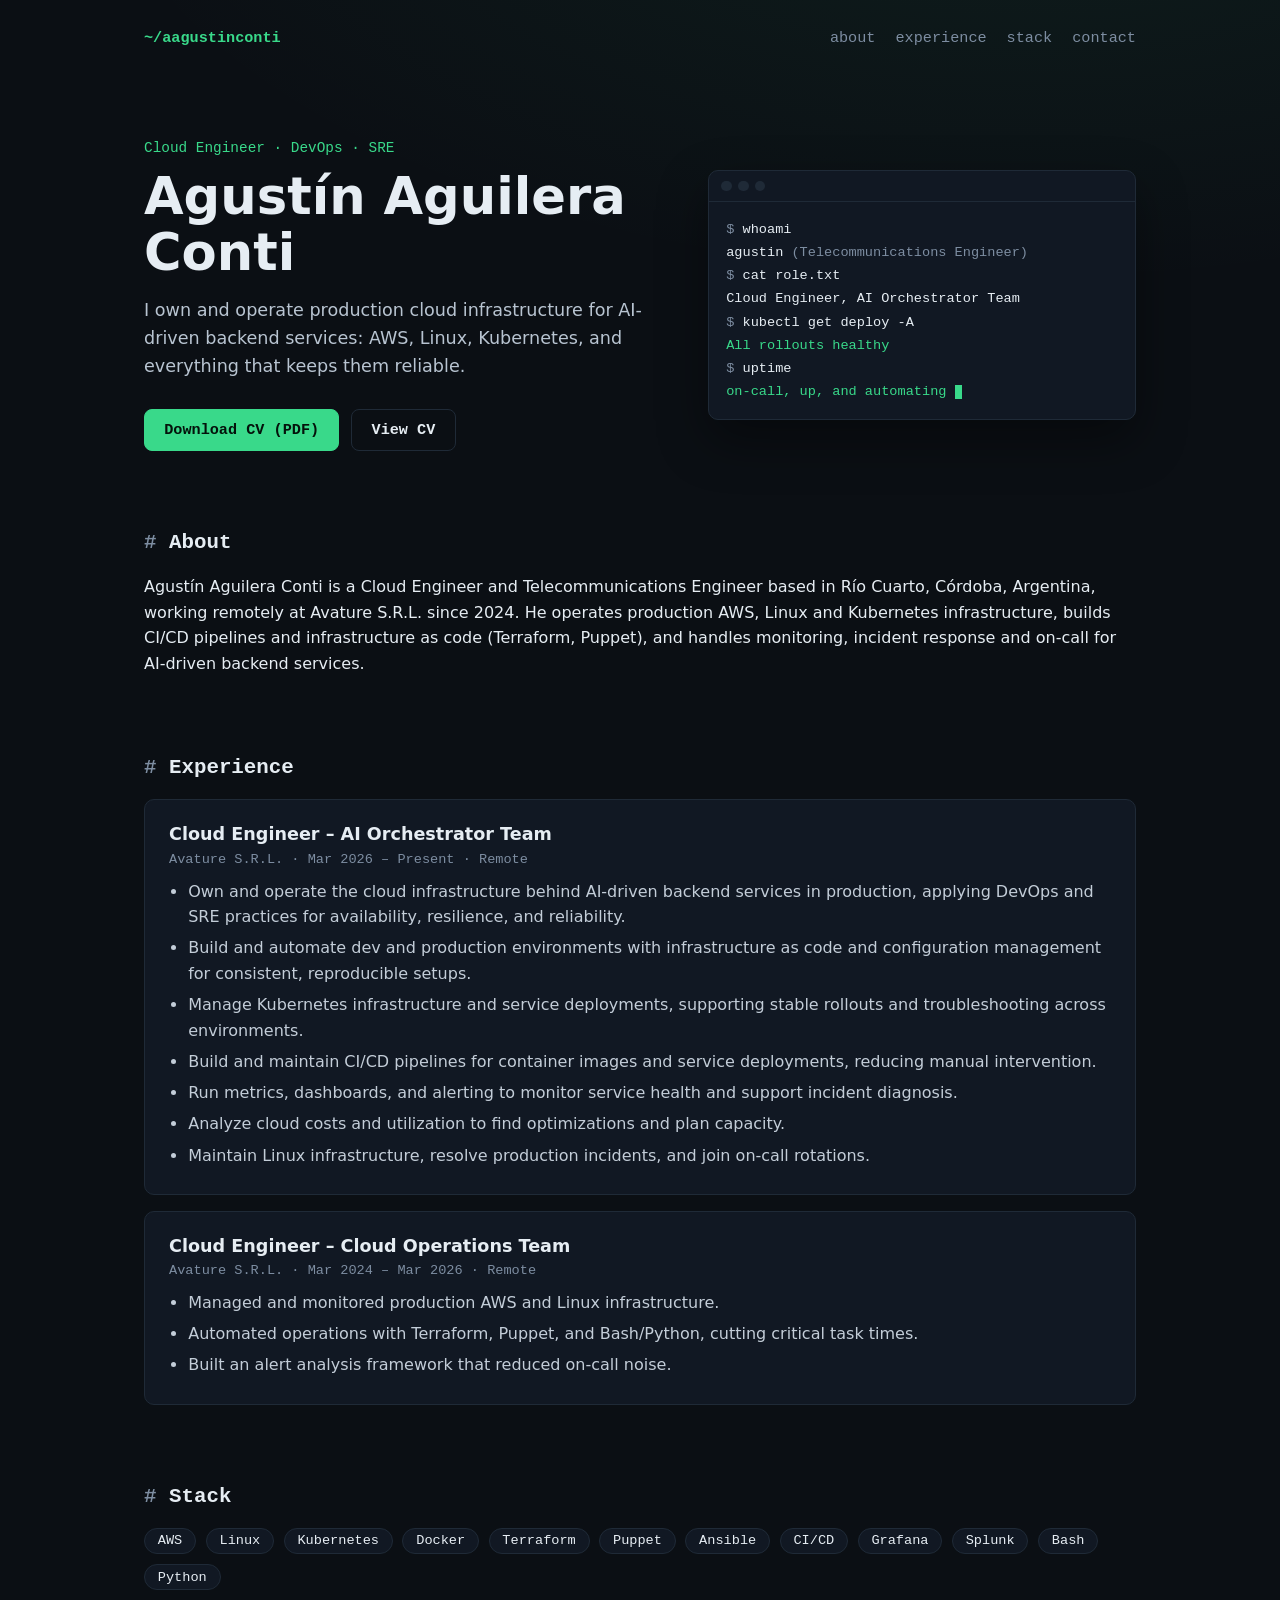
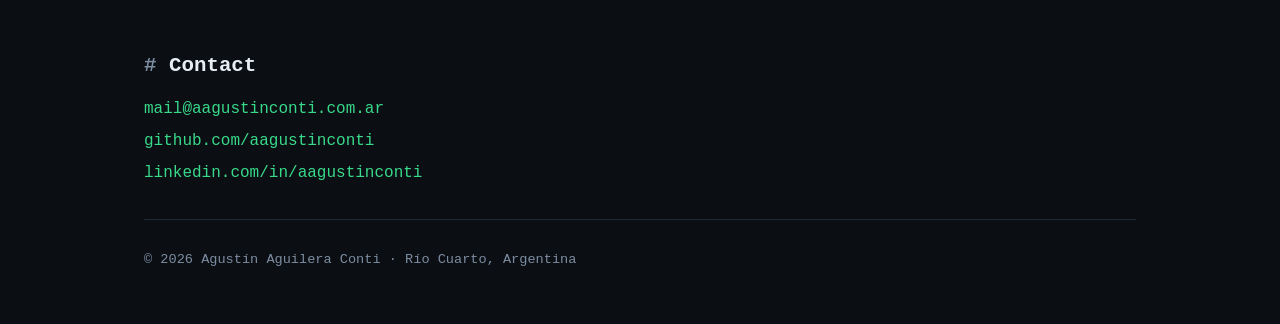
<file: site/index.html>
<!DOCTYPE html>
<html lang="en">
<head>
  <meta charset="utf-8">
  <meta name="viewport" content="width=device-width, initial-scale=1">
  <title>Agustín Aguilera Conti – Cloud Engineer</title>
  <meta name="description" content="Cloud Engineer running production AWS, Linux and Kubernetes infrastructure for AI-driven backend services.">
  <meta name="theme-color" content="#0b0f14">
  <link rel="canonical" href="https://aagustinconti.com.ar/">
  <meta property="og:type" content="profile">
  <meta property="og:title" content="Agustín Aguilera Conti – Cloud Engineer">
  <meta property="og:description" content="Cloud Engineer running production AWS, Linux and Kubernetes infrastructure for AI-driven backend services.">
  <meta property="og:url" content="https://aagustinconti.com.ar/">
  <meta property="og:image" content="https://aagustinconti.com.ar/assets/avatar.jpg">
  <meta name="twitter:card" content="summary">
  <script type="application/ld+json">
  {
    "@context": "https://schema.org",
    "@type": "Person",
    "name": "Agustín Aguilera Conti",
    "url": "https://aagustinconti.com.ar/",
    "image": "https://aagustinconti.com.ar/assets/avatar.jpg",
    "jobTitle": "Cloud Engineer",
    "worksFor": { "@type": "Organization", "name": "Avature S.R.L." },
    "alumniOf": { "@type": "CollegeOrUniversity", "name": "Universidad Nacional de Río Cuarto" },
    "address": { "@type": "PostalAddress", "addressLocality": "Río Cuarto", "addressRegion": "Córdoba", "addressCountry": "AR" },
    "email": "mailto:mail@aagustinconti.com.ar",
    "knowsAbout": ["AWS", "Linux", "Kubernetes", "Terraform", "Puppet", "Docker", "CI/CD", "DevOps", "Site Reliability Engineering", "Infrastructure as Code"],
    "sameAs": ["https://github.com/aagustinconti", "https://linkedin.com/in/aagustinconti"]
  }
  </script>
  <link rel="icon" href="favicon.ico">
  <link rel="stylesheet" href="css/style.css">
  <script async src="https://www.googletagmanager.com/gtag/js?id=G-2BZBDP00MX"></script>
  <script>
    window.dataLayer = window.dataLayer || [];
    function gtag(){dataLayer.push(arguments);}
    gtag('js', new Date());
    gtag('config', 'G-2BZBDP00MX');
  </script>
</head>
<body>
  <header class="topbar">
    <a class="brand" href="#top">~/aagustinconti</a>
    <nav>
      <a href="#about">about</a>
      <a href="#experience">experience</a>
      <a href="#stack">stack</a>
      <a href="#contact">contact</a>
    </nav>
  </header>

  <main id="top">
    <section class="hero">
      <div class="hero-text">
        <p class="eyebrow">Cloud Engineer · DevOps · SRE</p>
        <h1>Agustín Aguilera Conti</h1>
        <p class="lead">I own and operate production cloud infrastructure for AI-driven backend services: AWS, Linux, Kubernetes, and everything that keeps them reliable.</p>
        <div class="actions">
          <a class="btn primary" href="cv.html?print">Download CV (PDF)</a>
          <a class="btn" href="cv.html">View CV</a>
        </div>
      </div>

      <div class="terminal" aria-hidden="true">
        <div class="terminal-bar"><span></span><span></span><span></span></div>
        <pre><span class="dim">$</span> whoami
agustin <span class="dim">(Telecommunications Engineer)</span>
<span class="dim">$</span> cat role.txt
Cloud Engineer, AI Orchestrator Team
<span class="dim">$</span> kubectl get deploy -A
<span class="ok">All rollouts healthy</span>
<span class="dim">$</span> uptime
<span class="ok">on-call, up, and automating</span> <span class="cursor"></span></pre>
      </div>
    </section>

    <section id="about">
      <h2><span class="dim">#</span> About</h2>
      <p>Agustín Aguilera Conti is a Cloud Engineer and Telecommunications Engineer based in Río Cuarto, Córdoba, Argentina, working remotely at Avature S.R.L. since 2024. He operates production AWS, Linux and Kubernetes infrastructure, builds CI/CD pipelines and infrastructure as code (Terraform, Puppet), and handles monitoring, incident response and on-call for AI-driven backend services.</p>
    </section>

    <section id="experience">
      <h2><span class="dim">#</span> Experience</h2>
      <article class="card">
        <header>
          <h3>Cloud Engineer – AI Orchestrator Team</h3>
          <p class="meta">Avature S.R.L. · Mar 2026 – Present · Remote</p>
        </header>
        <ul>
          <li>Own and operate the cloud infrastructure behind AI-driven backend services in production, applying DevOps and SRE practices for availability, resilience, and reliability.</li>
          <li>Build and automate dev and production environments with infrastructure as code and configuration management for consistent, reproducible setups.</li>
          <li>Manage Kubernetes infrastructure and service deployments, supporting stable rollouts and troubleshooting across environments.</li>
          <li>Build and maintain CI/CD pipelines for container images and service deployments, reducing manual intervention.</li>
          <li>Run metrics, dashboards, and alerting to monitor service health and support incident diagnosis.</li>
          <li>Analyze cloud costs and utilization to find optimizations and plan capacity.</li>
          <li>Maintain Linux infrastructure, resolve production incidents, and join on-call rotations.</li>
        </ul>
      </article>
      <article class="card">
        <header>
          <h3>Cloud Engineer – Cloud Operations Team</h3>
          <p class="meta">Avature S.R.L. · Mar 2024 – Mar 2026 · Remote</p>
        </header>
        <ul>
          <li>Managed and monitored production AWS and Linux infrastructure.</li>
          <li>Automated operations with Terraform, Puppet, and Bash/Python, cutting critical task times.</li>
          <li>Built an alert analysis framework that reduced on-call noise.</li>
        </ul>
      </article>
    </section>

    <section id="stack">
      <h2><span class="dim">#</span> Stack</h2>
      <ul class="chips">
        <li>AWS</li><li>Linux</li><li>Kubernetes</li><li>Docker</li><li>Terraform</li>
        <li>Puppet</li><li>Ansible</li><li>CI/CD</li><li>Grafana</li><li>Splunk</li>
        <li>Bash</li><li>Python</li>
      </ul>
    </section>

    <section id="contact">
      <h2><span class="dim">#</span> Contact</h2>
      <ul class="links">
        <li><a href="mailto:mail@aagustinconti.com.ar">mail@aagustinconti.com.ar</a></li>
        <li><a href="https://github.com/aagustinconti">github.com/aagustinconti</a></li>
        <li><a href="https://linkedin.com/in/aagustinconti">linkedin.com/in/aagustinconti</a></li>
      </ul>
    </section>
  </main>

  <footer>
    <p>© <span id="year">2026</span> Agustín Aguilera Conti · Río Cuarto, Argentina</p>
  </footer>

  <script>document.getElementById('year').textContent = new Date().getFullYear();</script>
</body>
</html>
</file>
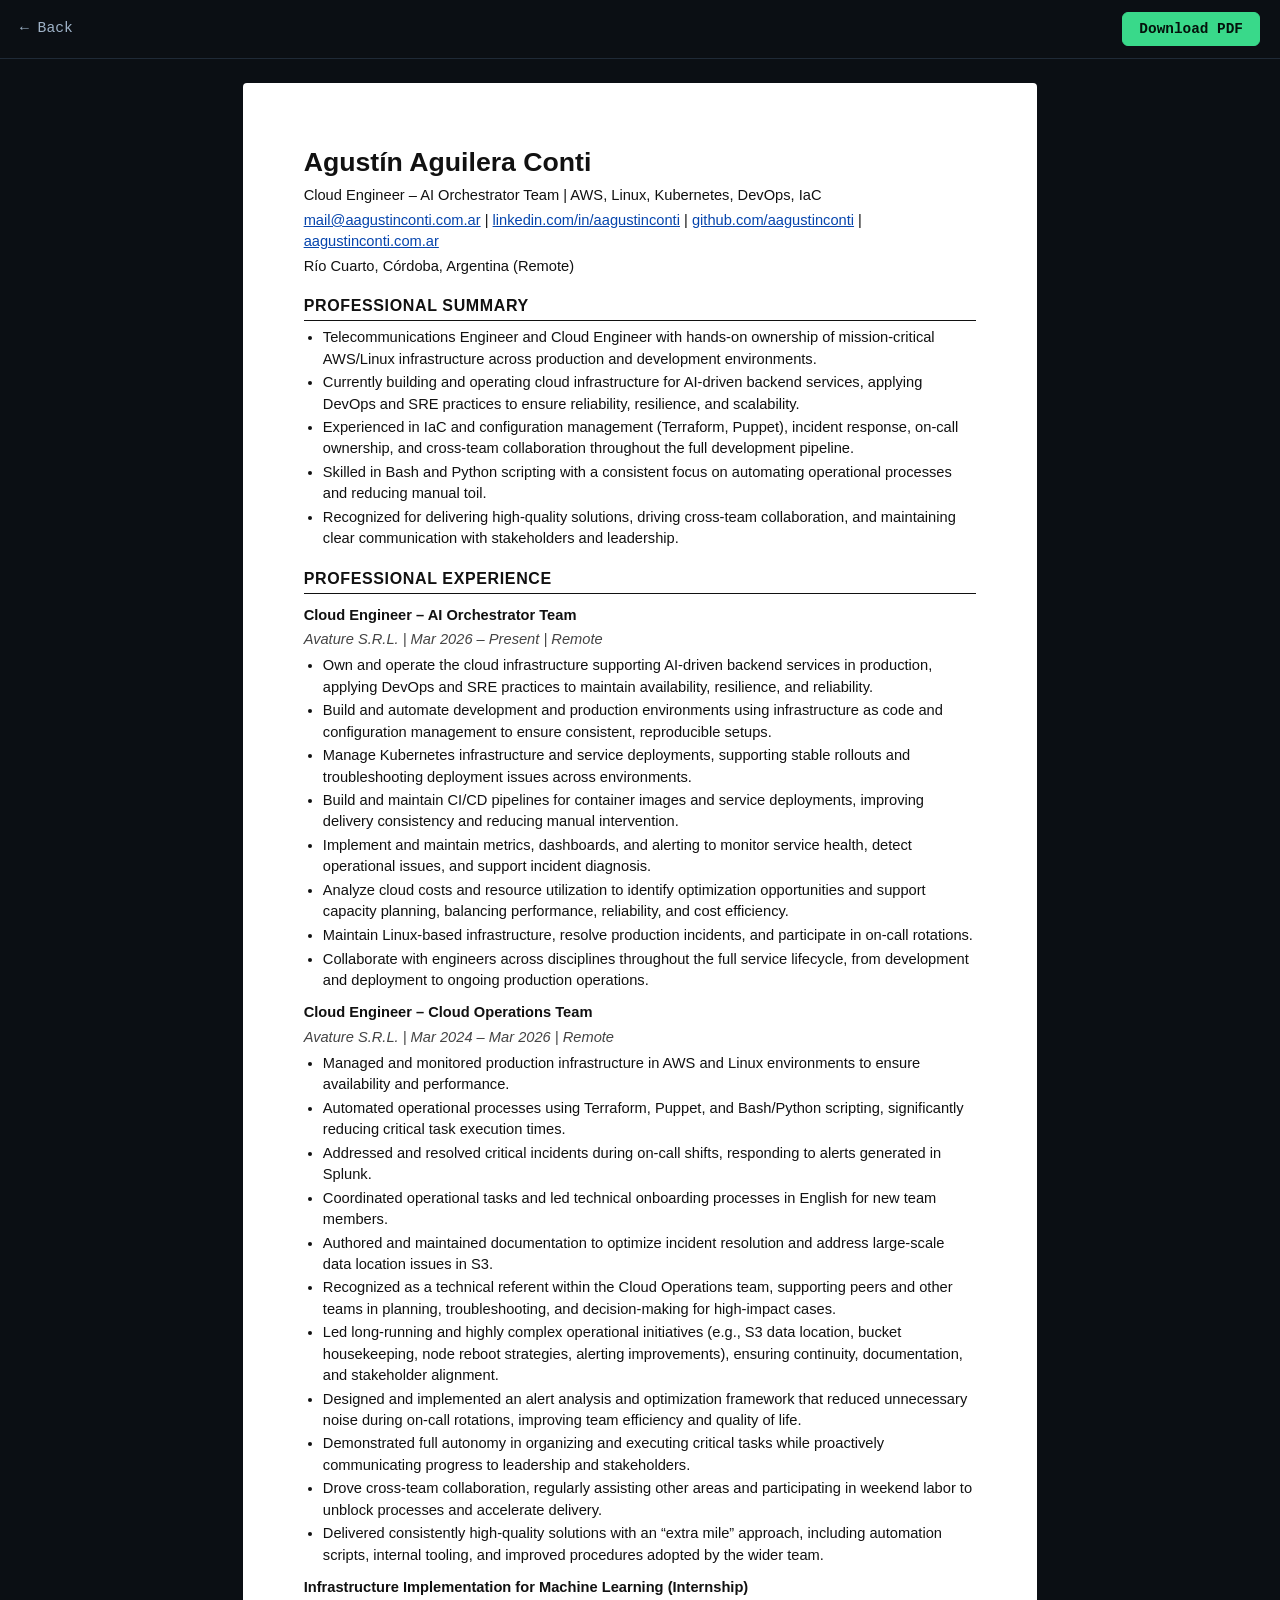
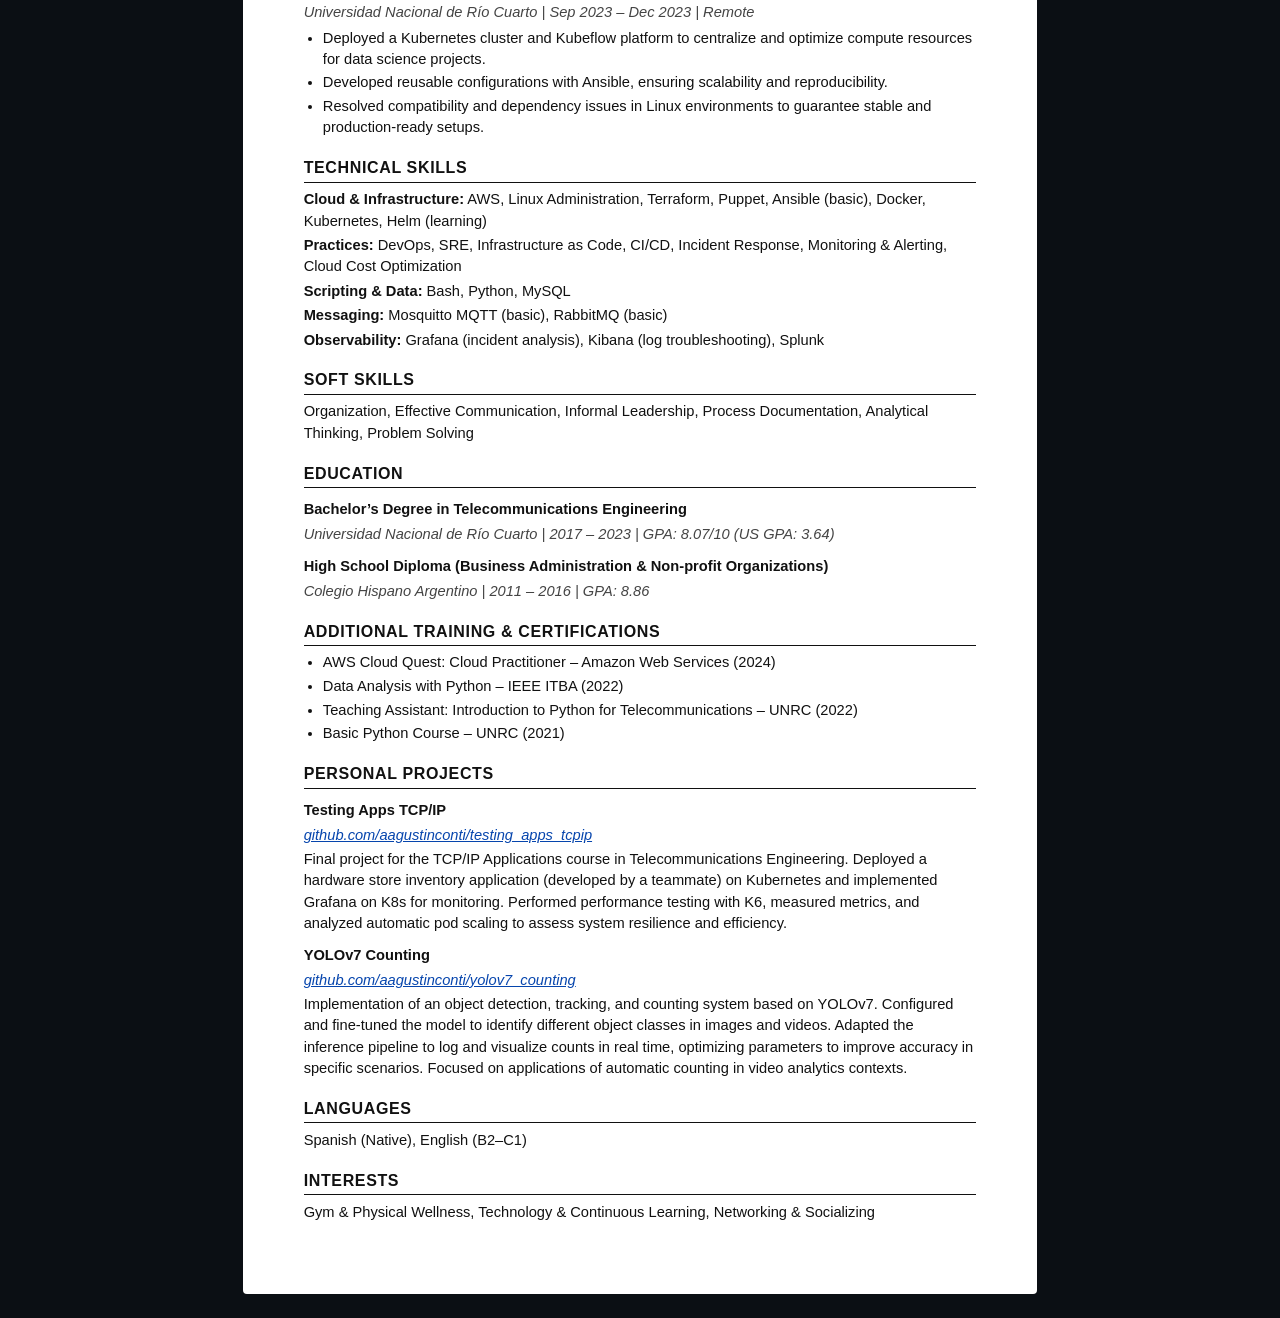
<file: site/cv.html>
<!DOCTYPE html>
<html lang="en">
<head>
  <meta charset="utf-8">
  <meta name="viewport" content="width=device-width, initial-scale=1">
  <title>CV – Agustín Aguilera Conti, Cloud Engineer (AWS, Kubernetes, Linux, DevOps)</title>
  <meta name="description" content="CV of Agustín Aguilera Conti, Cloud Engineer: AWS, Linux, Kubernetes, DevOps, IaC.">
  <link rel="canonical" href="https://aagustinconti.com.ar/cv.html">
  <meta property="og:type" content="profile">
  <meta property="og:title" content="CV – Agustín Aguilera Conti, Cloud Engineer">
  <meta property="og:url" content="https://aagustinconti.com.ar/cv.html">
  <meta property="og:image" content="https://aagustinconti.com.ar/assets/avatar.jpg">
  <link rel="icon" href="favicon.ico">
  <link rel="stylesheet" href="css/cv.css">
  <script async src="https://www.googletagmanager.com/gtag/js?id=G-2BZBDP00MX"></script>
  <script>
    window.dataLayer = window.dataLayer || [];
    function gtag(){dataLayer.push(arguments);}
    gtag('js', new Date());
    gtag('config', 'G-2BZBDP00MX');
  </script>
</head>
<body>
  <nav class="toolbar">
    <a href="index.html">&larr; Back</a>
    <button type="button" id="download-pdf">Download PDF</button>
  </nav>

  <main class="sheet">
    <header>
      <h1>Agustín Aguilera Conti</h1>
      <p>Cloud Engineer – AI Orchestrator Team | AWS, Linux, Kubernetes, DevOps, IaC</p>
      <p>
        <a href="mailto:mail@aagustinconti.com.ar">mail@aagustinconti.com.ar</a> |
        <a href="https://linkedin.com/in/aagustinconti">linkedin.com/in/aagustinconti</a> |
        <a href="https://github.com/aagustinconti">github.com/aagustinconti</a> |
        <a href="https://aagustinconti.com.ar">aagustinconti.com.ar</a>
      </p>
      <p>Río Cuarto, Córdoba, Argentina (Remote)</p>
    </header>

    <section>
      <h2>Professional Summary</h2>
      <ul>
        <li>Telecommunications Engineer and Cloud Engineer with hands-on ownership of mission-critical AWS/Linux infrastructure across production and development environments.</li>
        <li>Currently building and operating cloud infrastructure for AI-driven backend services, applying DevOps and SRE practices to ensure reliability, resilience, and scalability.</li>
        <li>Experienced in IaC and configuration management (Terraform, Puppet), incident response, on-call ownership, and cross-team collaboration throughout the full development pipeline.</li>
        <li>Skilled in Bash and Python scripting with a consistent focus on automating operational processes and reducing manual toil.</li>
        <li>Recognized for delivering high-quality solutions, driving cross-team collaboration, and maintaining clear communication with stakeholders and leadership.</li>
      </ul>
    </section>

    <section>
      <h2>Professional Experience</h2>

      <article>
        <h3>Cloud Engineer – AI Orchestrator Team</h3>
        <p class="meta">Avature S.R.L. | Mar 2026 – Present | Remote</p>
        <ul>
          <li>Own and operate the cloud infrastructure supporting AI-driven backend services in production, applying DevOps and SRE practices to maintain availability, resilience, and reliability.</li>
          <li>Build and automate development and production environments using infrastructure as code and configuration management to ensure consistent, reproducible setups.</li>
          <li>Manage Kubernetes infrastructure and service deployments, supporting stable rollouts and troubleshooting deployment issues across environments.</li>
          <li>Build and maintain CI/CD pipelines for container images and service deployments, improving delivery consistency and reducing manual intervention.</li>
          <li>Implement and maintain metrics, dashboards, and alerting to monitor service health, detect operational issues, and support incident diagnosis.</li>
          <li>Analyze cloud costs and resource utilization to identify optimization opportunities and support capacity planning, balancing performance, reliability, and cost efficiency.</li>
          <li>Maintain Linux-based infrastructure, resolve production incidents, and participate in on-call rotations.</li>
          <li>Collaborate with engineers across disciplines throughout the full service lifecycle, from development and deployment to ongoing production operations.</li>
        </ul>
      </article>

      <article>
        <h3>Cloud Engineer – Cloud Operations Team</h3>
        <p class="meta">Avature S.R.L. | Mar 2024 – Mar 2026 | Remote</p>
        <ul>
          <li>Managed and monitored production infrastructure in AWS and Linux environments to ensure availability and performance.</li>
          <li>Automated operational processes using Terraform, Puppet, and Bash/Python scripting, significantly reducing critical task execution times.</li>
          <li>Addressed and resolved critical incidents during on-call shifts, responding to alerts generated in Splunk.</li>
          <li>Coordinated operational tasks and led technical onboarding processes in English for new team members.</li>
          <li>Authored and maintained documentation to optimize incident resolution and address large-scale data location issues in S3.</li>
          <li>Recognized as a technical referent within the Cloud Operations team, supporting peers and other teams in planning, troubleshooting, and decision-making for high-impact cases.</li>
          <li>Led long-running and highly complex operational initiatives (e.g., S3 data location, bucket housekeeping, node reboot strategies, alerting improvements), ensuring continuity, documentation, and stakeholder alignment.</li>
          <li>Designed and implemented an alert analysis and optimization framework that reduced unnecessary noise during on-call rotations, improving team efficiency and quality of life.</li>
          <li>Demonstrated full autonomy in organizing and executing critical tasks while proactively communicating progress to leadership and stakeholders.</li>
          <li>Drove cross-team collaboration, regularly assisting other areas and participating in weekend labor to unblock processes and accelerate delivery.</li>
          <li>Delivered consistently high-quality solutions with an “extra mile” approach, including automation scripts, internal tooling, and improved procedures adopted by the wider team.</li>
        </ul>
      </article>

      <article>
        <h3>Infrastructure Implementation for Machine Learning (Internship)</h3>
        <p class="meta">Universidad Nacional de Río Cuarto | Sep 2023 – Dec 2023 | Remote</p>
        <ul>
          <li>Deployed a Kubernetes cluster and Kubeflow platform to centralize and optimize compute resources for data science projects.</li>
          <li>Developed reusable configurations with Ansible, ensuring scalability and reproducibility.</li>
          <li>Resolved compatibility and dependency issues in Linux environments to guarantee stable and production-ready setups.</li>
        </ul>
      </article>
    </section>

    <section>
      <h2>Technical Skills</h2>
      <p><strong>Cloud &amp; Infrastructure:</strong> AWS, Linux Administration, Terraform, Puppet, Ansible (basic), Docker, Kubernetes, Helm (learning)</p>
      <p><strong>Practices:</strong> DevOps, SRE, Infrastructure as Code, CI/CD, Incident Response, Monitoring &amp; Alerting, Cloud Cost Optimization</p>
      <p><strong>Scripting &amp; Data:</strong> Bash, Python, MySQL</p>
      <p><strong>Messaging:</strong> Mosquitto MQTT (basic), RabbitMQ (basic)</p>
      <p><strong>Observability:</strong> Grafana (incident analysis), Kibana (log troubleshooting), Splunk</p>
    </section>

    <section>
      <h2>Soft Skills</h2>
      <p>Organization, Effective Communication, Informal Leadership, Process Documentation, Analytical Thinking, Problem Solving</p>
    </section>

    <section>
      <h2>Education</h2>
      <article>
        <h3>Bachelor’s Degree in Telecommunications Engineering</h3>
        <p class="meta">Universidad Nacional de Río Cuarto | 2017 – 2023 | GPA: 8.07/10 (US GPA: 3.64)</p>
      </article>
      <article>
        <h3>High School Diploma (Business Administration &amp; Non-profit Organizations)</h3>
        <p class="meta">Colegio Hispano Argentino | 2011 – 2016 | GPA: 8.86</p>
      </article>
    </section>

    <section>
      <h2>Additional Training &amp; Certifications</h2>
      <ul>
        <li>AWS Cloud Quest: Cloud Practitioner – Amazon Web Services (2024)</li>
        <li>Data Analysis with Python – IEEE ITBA (2022)</li>
        <li>Teaching Assistant: Introduction to Python for Telecommunications – UNRC (2022)</li>
        <li>Basic Python Course – UNRC (2021)</li>
      </ul>
    </section>

    <section>
      <h2>Personal Projects</h2>
      <article>
        <h3>Testing Apps TCP/IP</h3>
        <p class="meta"><a href="https://github.com/aagustinconti/testing_apps_tcpip">github.com/aagustinconti/testing_apps_tcpip</a></p>
        <p>Final project for the TCP/IP Applications course in Telecommunications Engineering. Deployed a hardware store inventory application (developed by a teammate) on Kubernetes and implemented Grafana on K8s for monitoring. Performed performance testing with K6, measured metrics, and analyzed automatic pod scaling to assess system resilience and efficiency.</p>
      </article>
      <article>
        <h3>YOLOv7 Counting</h3>
        <p class="meta"><a href="https://github.com/aagustinconti/yolov7_counting">github.com/aagustinconti/yolov7_counting</a></p>
        <p>Implementation of an object detection, tracking, and counting system based on YOLOv7. Configured and fine-tuned the model to identify different object classes in images and videos. Adapted the inference pipeline to log and visualize counts in real time, optimizing parameters to improve accuracy in specific scenarios. Focused on applications of automatic counting in video analytics contexts.</p>
      </article>
    </section>

    <section>
      <h2>Languages</h2>
      <p>Spanish (Native), English (B2–C1)</p>
    </section>

    <section>
      <h2>Interests</h2>
      <p>Gym &amp; Physical Wellness, Technology &amp; Continuous Learning, Networking &amp; Socializing</p>
    </section>
  </main>

  <script src="js/cv.js"></script>
</body>
</html>
</file>
<file: site/css/style.css>
:root {
  --bg: #0b0f14;
  --panel: #111823;
  --line: #1f2a37;
  --text: #e6edf3;
  --dim: #7d8da1;
  --accent: #39d98a;
  --mono: ui-monospace, "SFMono-Regular", Menlo, Consolas, monospace;
}

* { box-sizing: border-box; }
html { scroll-behavior: smooth; }

body {
  margin: 0;
  background:
    radial-gradient(60rem 30rem at 80% -10%, rgba(57, 217, 138, .08), transparent),
    var(--bg);
  color: var(--text);
  font: 1rem/1.6 system-ui, -apple-system, "Segoe UI", Roboto, sans-serif;
}

a { color: var(--accent); text-decoration: none; }
a:hover { text-decoration: underline; }
:focus-visible { outline: 2px solid var(--accent); outline-offset: 3px; border-radius: 4px; }

.topbar, main, footer { width: min(100% - 2.5rem, 62rem); margin-inline: auto; }

.topbar {
  display: flex;
  flex-wrap: wrap;
  justify-content: space-between;
  align-items: center;
  gap: .5rem 1.5rem;
  padding: 1.25rem 0;
  font-family: var(--mono);
  font-size: .95rem;
}
.topbar nav { display: flex; flex-wrap: wrap; gap: .25rem 1.25rem; }
.topbar nav a { padding: .35rem 0; color: var(--dim); }
.topbar nav a:hover { color: var(--accent); text-decoration: none; }
.brand { color: var(--accent); font-weight: 600; }

.hero {
  display: grid;
  grid-template-columns: 1.1fr .9fr;
  gap: 2.5rem;
  align-items: center;
  padding: 4rem 0 3rem;
}
.eyebrow { margin: 0 0 .75rem; color: var(--accent); font: .9rem var(--mono); }
h1 { margin: 0 0 1rem; font-size: clamp(2.1rem, 5vw, 3.2rem); line-height: 1.1; }
.lead { margin: 0 0 1.75rem; color: #b8c4d1; font-size: 1.1rem; }

.actions { display: flex; flex-wrap: wrap; gap: .75rem; }
.btn {
  padding: .7rem 1.2rem;
  border: 1px solid var(--line);
  border-radius: 8px;
  color: var(--text);
  font: 600 .95rem var(--mono);
}
.btn:hover { border-color: var(--accent); text-decoration: none; }
.btn.primary { background: var(--accent); border-color: var(--accent); color: #04120b; }
.btn.primary:hover { background: transparent; color: var(--accent); }

.terminal {
  border: 1px solid var(--line);
  border-radius: 10px;
  background: var(--panel);
  overflow: hidden;
  box-shadow: 0 20px 50px rgba(0, 0, 0, .4);
}
.terminal-bar { display: flex; gap: .4rem; padding: .6rem .8rem; border-bottom: 1px solid var(--line); }
.terminal-bar span { width: .65rem; height: .65rem; border-radius: 50%; background: var(--line); }
.terminal pre { margin: 0; padding: 1rem 1.1rem; font: .85rem/1.7 var(--mono); overflow-x: auto; }
.dim { color: var(--dim); }
.ok { color: var(--accent); }
.cursor {
  display: inline-block;
  width: .55em;
  height: 1em;
  vertical-align: text-bottom;
  background: var(--accent);
  animation: blink 1.1s steps(1) infinite;
}
@keyframes blink { 50% { opacity: 0; } }

section { padding: 2rem 0; scroll-margin-top: 1rem; }
h2 { margin: 0 0 1.25rem; font: 600 1.3rem var(--mono); }

.card {
  margin-bottom: 1rem;
  padding: 1.25rem 1.5rem;
  border: 1px solid var(--line);
  border-radius: 10px;
  background: var(--panel);
}
.card h3 { margin: 0; font-size: 1.1rem; }
.meta { margin: .2rem 0 .75rem; color: var(--dim); font: .85rem var(--mono); }
.card ul { margin: 0; padding-left: 1.2rem; color: #c3cdd8; }
.card li { margin: .35rem 0; }

.chips, .links { display: flex; flex-wrap: wrap; gap: .6rem; margin: 0; padding: 0; list-style: none; }
.chips li {
  padding: .3rem .8rem;
  border: 1px solid var(--line);
  border-radius: 999px;
  background: var(--panel);
  font: .85rem var(--mono);
}
.links { flex-direction: column; gap: .4rem; font-family: var(--mono); }

footer { padding: 2rem 0 3rem; border-top: 1px solid var(--line); color: var(--dim); font: .85rem var(--mono); }
footer p { margin: 0; }

@media (max-width: 760px) {
  .hero { grid-template-columns: 1fr; gap: 2rem; padding: 1rem 0 1.5rem; }
  .lead { font-size: 1.05rem; }
  .actions .btn { flex: 1 1 100%; padding: .9rem 1.2rem; text-align: center; }
  .card { padding: 1rem 1.1rem; }
  .card ul { padding-left: 1rem; }
  .links a { display: inline-block; padding: .3rem 0; }
  section { padding: 1.25rem 0; }
}

@media (prefers-reduced-motion: reduce) {
  html { scroll-behavior: auto; }
  .cursor { animation: none; }
}
</file>
<file: site/css/cv.css>
* { box-sizing: border-box; }

body {
  margin: 0;
  background: #0b0f14;
  color: #111;
  font: 11pt/1.45 Arial, Helvetica, sans-serif;
}

.toolbar {
  position: sticky;
  top: 0;
  display: flex;
  justify-content: space-between;
  align-items: center;
  padding: .75rem 1.25rem;
  background: #0b0f14;
  border-bottom: 1px solid #1f2a37;
  font-family: ui-monospace, "SFMono-Regular", Menlo, Consolas, monospace;
}
.toolbar a { color: #9fb3c8; text-decoration: none; }
.toolbar a:hover { color: #39d98a; }
.toolbar button {
  padding: .5rem 1rem;
  border: 1px solid #39d98a;
  border-radius: 6px;
  background: #39d98a;
  color: #04120b;
  font: 600 .9rem ui-monospace, "SFMono-Regular", Menlo, Consolas, monospace;
  cursor: pointer;
}
.toolbar button:hover { background: transparent; color: #39d98a; }

.sheet {
  max-width: 210mm;
  margin: 1.5rem auto;
  padding: 16mm 16mm 18mm;
  background: #fff;
  border-radius: 4px;
}

h1 { margin: 0 0 .2rem; font-size: 20pt; }
h2 {
  margin: 1.1rem 0 .4rem;
  padding-bottom: .15rem;
  border-bottom: 1px solid #111;
  font-size: 12pt;
  text-transform: uppercase;
  letter-spacing: .04em;
}
h3 { margin: .7rem 0 0; font-size: 11pt; }
p { margin: .2rem 0; }
ul { margin: .3rem 0; padding-left: 1.2rem; }
li { margin: .15rem 0; }
.meta { color: #444; font-style: italic; }
a { color: #0645ad; }

@media (max-width: 700px) {
  .sheet { margin: 0; padding: 1.25rem; border-radius: 0; font-size: 10.5pt; }
}

@page { size: A4; margin: 14mm; }

@media print {
  body { background: #fff; font-size: 10pt; }
  .toolbar { display: none; }
  .sheet { max-width: none; margin: 0; padding: 0; border-radius: 0; }
  a { color: #111; text-decoration: none; }
  h2, h3 { break-after: avoid; }
  li, article > p { break-inside: avoid; }
}
</file>
